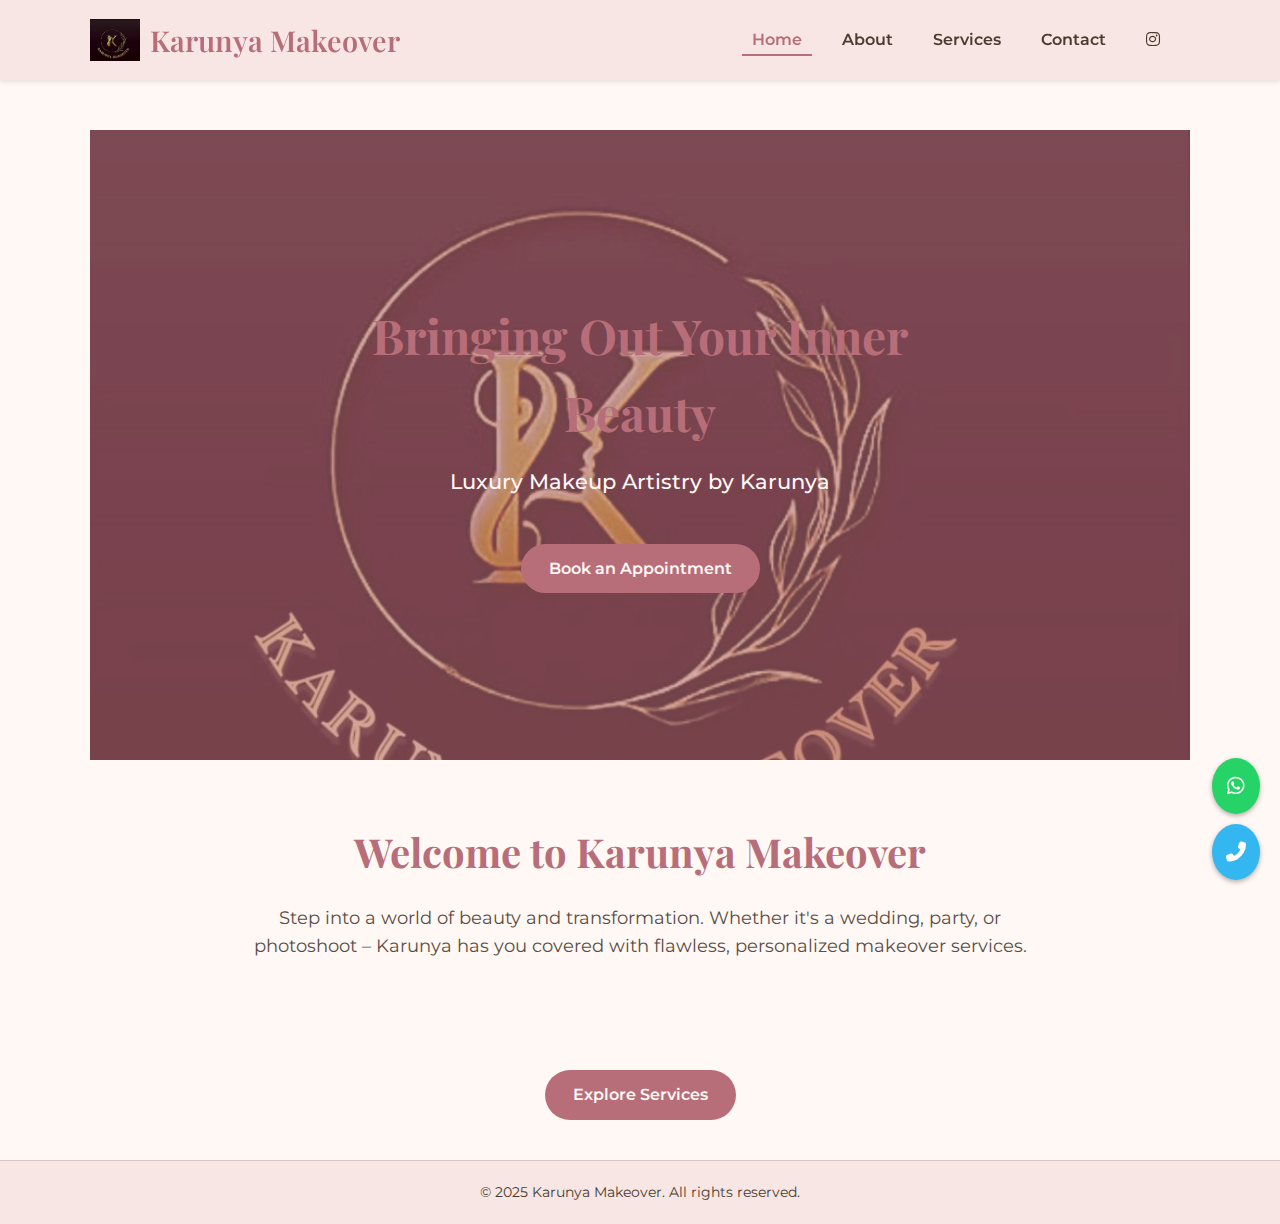
<file: index.html>
<!DOCTYPE html>
<html lang="en">
<head>
  <meta charset="UTF-8" />
  <meta name="viewport" content="width=device-width, initial-scale=1.0"/>
  <title>Karunya Makeover</title>
  <link rel="stylesheet" href="style.css" />
  <link href="https://fonts.googleapis.com/css2?family=Playfair+Display:wght@600&family=Montserrat&display=swap" rel="stylesheet"/>
  <link rel="stylesheet" href="https://cdnjs.cloudflare.com/ajax/libs/font-awesome/6.5.0/css/all.min.css"/>
</head>
<body>
  <!-- Navbar -->
  <header>
    <nav class="navbar">
      <div class="logo">
        <img src="makeoverlogo.jpg" alt="Karunya Makeover Logo" />
        <h1>Karunya Makeover</h1>
      </div>
      <ul class="nav-links">
        <li><a href="index.html" class="active">Home</a></li>
        <li><a href="about.html">About</a></li>
        <li><a href="services.html">Services</a></li>
        <li><a href="contact.html">Contact</a></li>
        <li><a href="https://www.instagram.com/karunyas.makeover?igsh=eXZtNWxrcm1xNW9p" target="_blank" rel="noopener noreferrer"><i class="fab fa-instagram"></i></a><li>
      </ul>
    </nav>
  </header>

  <!-- Hero Section -->
  <section class="hero">
    <div class="hero-text">
      <h2>Bringing Out Your Inner Beauty</h2>
      <p>Luxury Makeup Artistry by Karunya</p>
      <a href="contact.html" class="btn">Book an Appointment</a>
    </div>
  </section>

  <!-- Quick Intro -->
  <section class="intro">
    <h2>Welcome to Karunya Makeover</h2>
    <p>Step into a world of beauty and transformation. Whether it's a wedding, party, or photoshoot – Karunya has you covered with flawless, personalized makeover services.</p>
  </section>
 <div class="servicesbtn">
    <a href="services.html" class="btn">Explore Services</a>
 </div>

  <div class="floating-buttons">
  <a href="https://wa.me/9342738611" class="whatsapp-float" target="_blank" rel="noopener noreferrer">
    <i class="fab fa-whatsapp"></i>
  </a>
  <a href="tel:+9342738611" class="call-float">
    <i class="fas fa-phone-alt"></i>
  </a>
  </div> 
  
  <!-- Footer -->
  <footer>
    <p>&copy; 2025 Karunya Makeover. All rights reserved.</p>
  </footer>
</body>
</html>
</file>
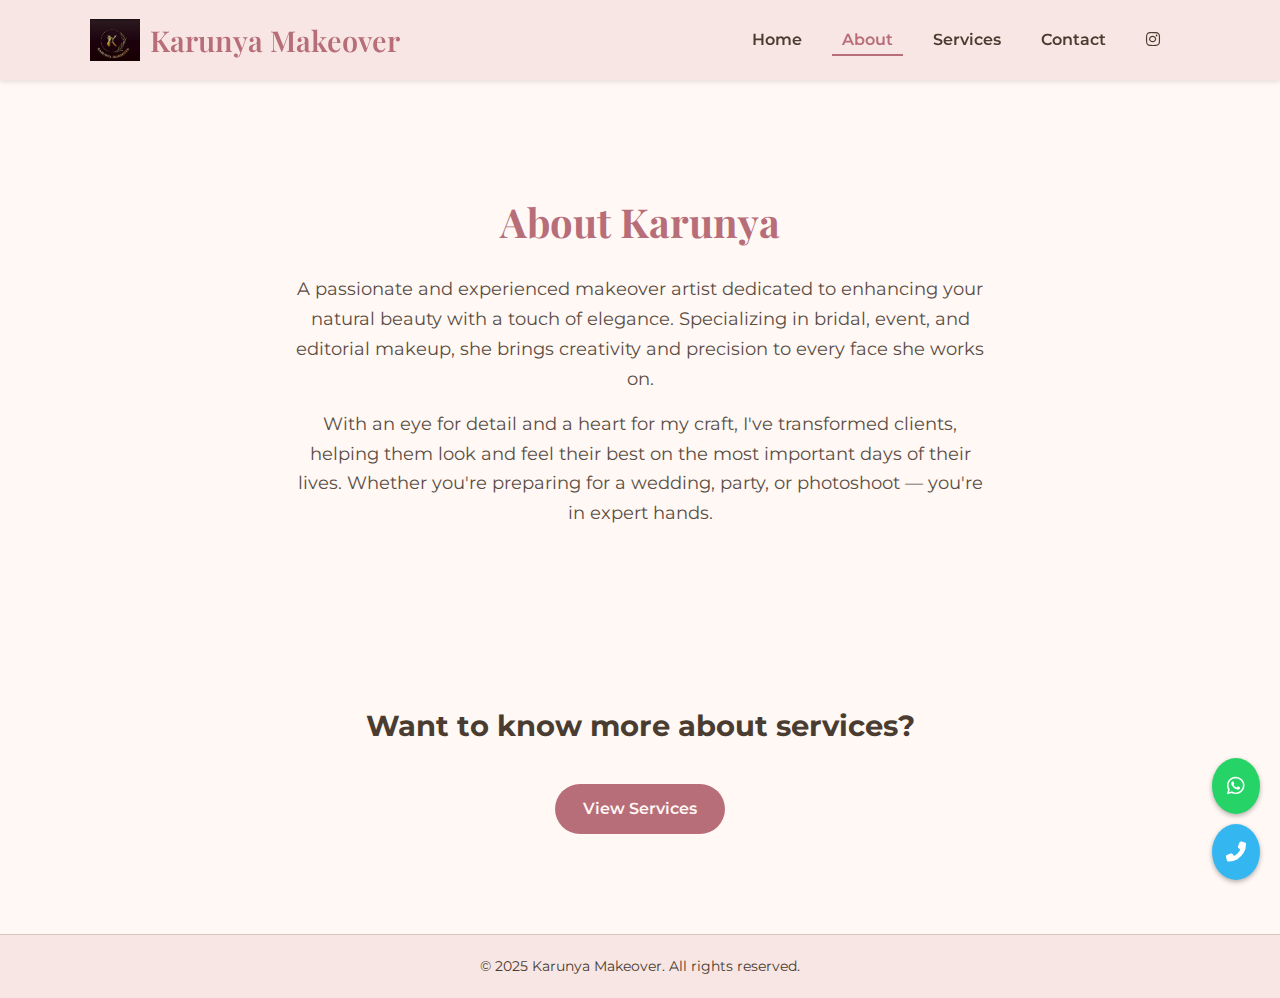
<file: about.html>
<!DOCTYPE html>
<html lang="en">
<head>
  <meta charset="UTF-8" />
  <meta name="viewport" content="width=device-width, initial-scale=1.0"/>
  <title>About - Karunya Makeover</title>
  <link rel="stylesheet" href="style.css" />
  <link href="https://fonts.googleapis.com/css2?family=Playfair+Display:wght@600&family=Montserrat&display=swap" rel="stylesheet"/>
  <link rel="stylesheet" href="https://cdnjs.cloudflare.com/ajax/libs/font-awesome/6.5.0/css/all.min.css"/>
</head>
<body>
  <!-- Navbar -->
  <header>
    <nav class="navbar">
      <div class="logo">
        <img src="makeoverlogo.jpg" alt="Karunya Makeover Logo" />
        <h1>Karunya Makeover</h1>
      </div>
      <ul class="nav-links">
        <li><a href="index.html">Home</a></li>
        <li><a href="about.html" class="active">About</a></li>
        <li><a href="services.html">Services</a></li>
        <li><a href="contact.html">Contact</a></li>
        <li><a href="https://www.instagram.com/karunya_makeover/" target="_blank" rel="noopener noreferrer"><i class="fab fa-instagram"></i></a><li>
      </ul>
    </nav>
  </header>

  <!-- About Section -->
  <section class="about">
    <h2>About Karunya</h2>
    <div class="about-content">
      <p>A passionate and experienced makeover artist dedicated to enhancing your natural beauty with a touch of elegance. Specializing in bridal, event, and editorial makeup, she brings creativity and precision to every face she works on.</p>
      <p>With an eye for detail and a heart for my craft, I've transformed  clients, helping them look and feel their best on the most important days of their lives. Whether you're preparing for a wedding, party, or photoshoot — you're in expert hands.</p>
    </div>
  </section>

  <!-- Call to Action -->
  <section class="cta">
    <h3>Want to know more about services?</h3>
    <a href="services.html" class="btn">View Services</a>
  </section>

  <div class="floating-buttons">
  <a href="https://wa.me/9342738611" class="whatsapp-float" target="_blank" rel="noopener noreferrer">
    <i class="fab fa-whatsapp"></i>
  </a>
  <a href="tel:+9342738611" class="call-float">
    <i class="fas fa-phone-alt"></i>
  </a>
</div>


  <!-- Footer -->
  <footer>
    <p>&copy; 2025 Karunya Makeover. All rights reserved.</p>
  </footer>
</body>
</html>
</file>
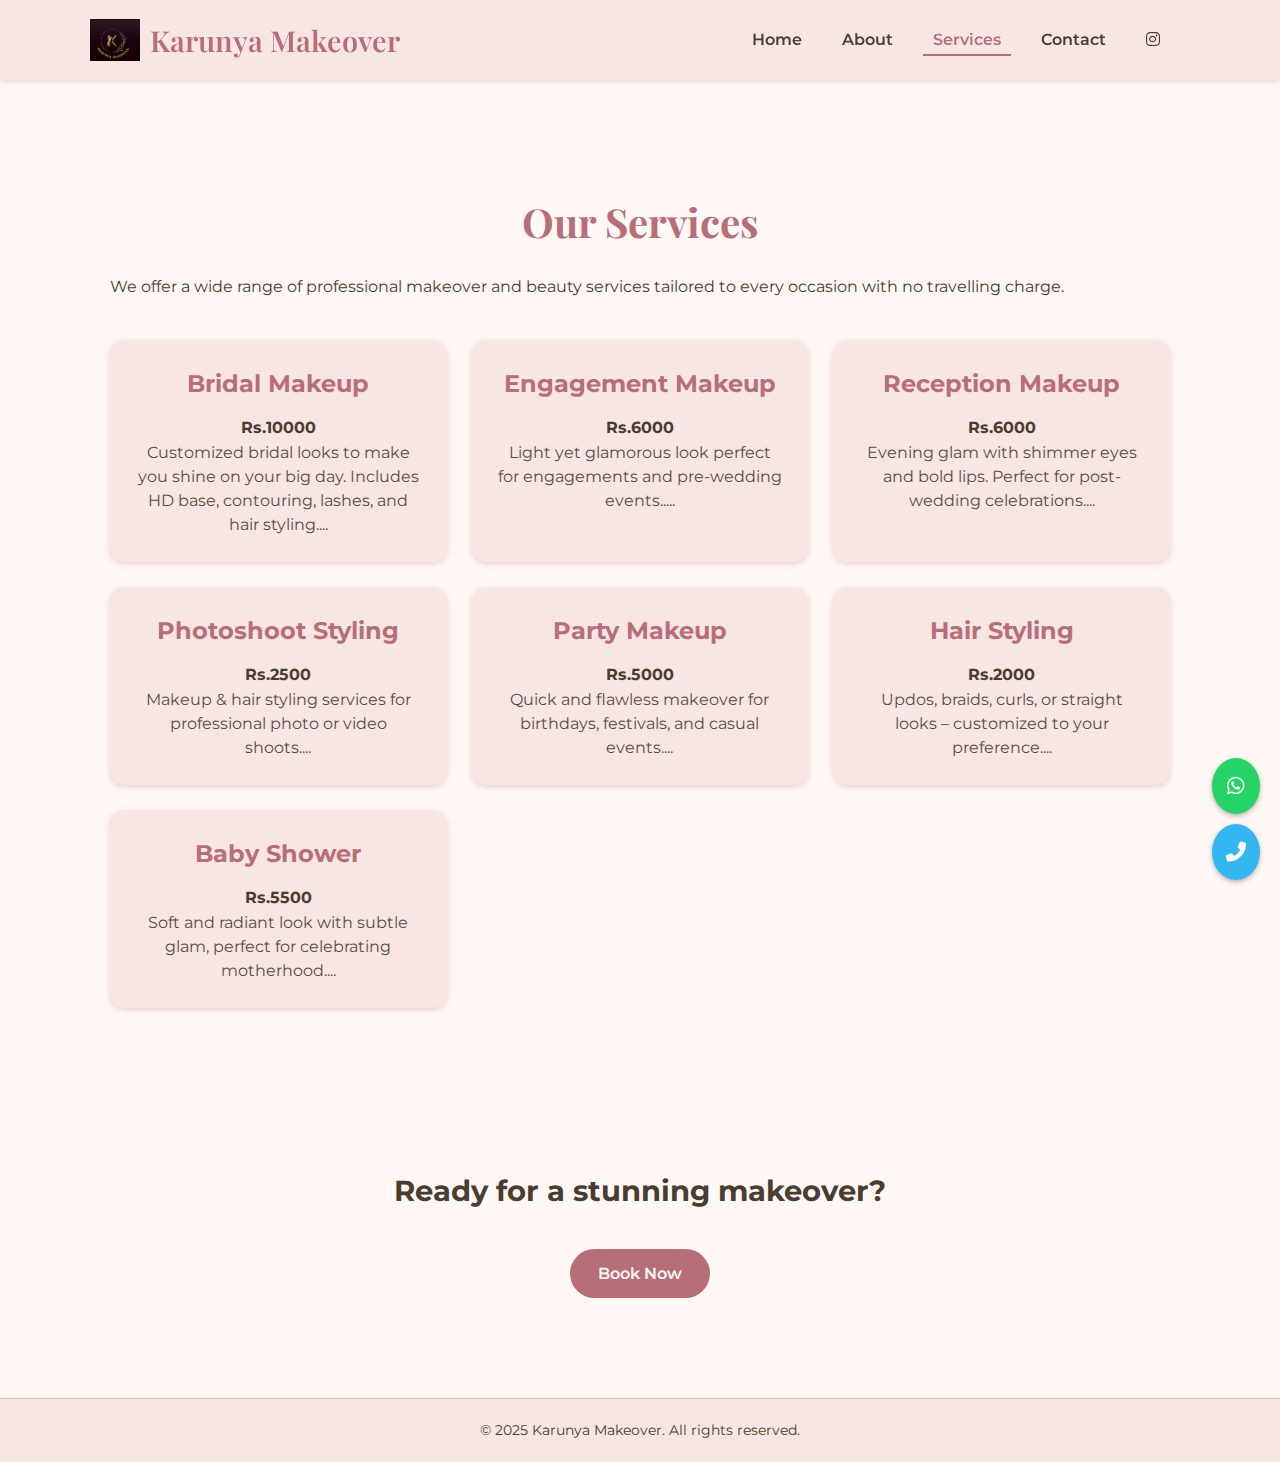
<file: services.html>
<!DOCTYPE html>
<html lang="en">
<head>
  <meta charset="UTF-8" />
  <meta name="viewport" content="width=device-width, initial-scale=1.0"/>
  <title>Services - Karunya Makeover</title>
  <link rel="stylesheet" href="style.css" />
  <link href="https://fonts.googleapis.com/css2?family=Playfair+Display:wght@600&family=Montserrat&display=swap" rel="stylesheet"/>
  <link rel="stylesheet" href="https://cdnjs.cloudflare.com/ajax/libs/font-awesome/6.5.0/css/all.min.css"/>
</head>
<body>
  <!-- Navbar -->
  <header>
    <nav class="navbar">
      <div class="logo">
        <img src="makeoverlogo.jpg" alt="Karunya Makeover Logo" />
        <h1>Karunya Makeover</h1>
      </div>
      <ul class="nav-links">
        <li><a href="index.html">Home</a></li>
        <li><a href="about.html">About</a></li>
        <li><a href="services.html" class="active">Services</a></li>
        <li><a href="contact.html">Contact</a></li>
        <li><a href="https://www.instagram.com/karunya_makeover/" target="_blank" rel="noopener noreferrer"><i class="fab fa-instagram"></i></a><li>
      </ul>
    </nav>
  </header>

  <!-- Services Section -->
  <section class="services">
    <h2>Our Services</h2>
    <p>We offer a wide range of professional makeover and beauty services tailored to every occasion with no travelling charge.</p>

    <div class="service-grid">

      <div class="service-card" onclick="openModal('Bridal Makeup', 'Customized bridal looks to make you shine on your big day. Includes HD base, contouring, lashes, and hair styling.Bridal makeup is a specialized, high-quality look designed to last for hours, enhancing a  natural beauty for the wedding day ')">
        <h3>Bridal Makeup</h3>
        <h4>Rs.10000</h4>
        <p>Customized bridal looks to make you shine on your big day. Includes HD base, contouring, lashes, and hair styling....</p>
    </div>

      <div class="service-card" onclick="openModal('Engagement Makeup', 'Provides a polished, radiant look that bridges the gap between casual party makeup and a heavier bridal look, focusing on enhancing features with a healthy glow and a natural finish that lasts through the event.')">
        <h3>Engagement Makeup</h3>
        <h4>Rs.6000</h4>
        <p>Light yet glamorous look perfect for engagements and pre-wedding events.....</p>
      </div>

       <div class="service-card" onclick="openModal('Reception Makeup', 'Reception makeup creates a flawless, long-lasting look designed to withstand a festive event, featuring high-quality, long-wear products, a well-prepped base, and techniques like airbrushing or HD makeup for a perfected finish.')">
        <h3>Reception Makeup</h3>
        <h4>Rs.6000</h4>
        <p>Evening glam with shimmer eyes and bold lips. Perfect for post-wedding celebrations....</p>
      </div>

       <div class="service-card" onclick="openModal('Photoshoot Styling', 'Photoshoot styling involves creating a cohesive and compelling visual story by coordinating outfits, choosing complementary backdrops and props, and defining a color palette that aligns with the shoots overall theme or mood.')">
        <h3>Photoshoot Styling</h3>
        <h4>Rs.2500</h4>
        <p>Makeup & hair styling services for professional photo or video shoots....</p>
      </div>

       <div class="service-card" onclick="openModal('Party Makeup', 'Party makeup creates a polished, glamorous look for special occasions by elevating your everyday makeup routine, focusing on a flawless base, defined eyes and features, and long-lasting products.')">
        <h3>Party Makeup</h3>
        <h4>Rs.5000</h4>
        <p>Quick and flawless makeover for birthdays, festivals, and casual events....</p>
      </div>

       <div class="service-card" onclick="openModal('Hairstyling', 'Hairstyling is the art and practice of arranging, cutting, and coloring hair to achieve a desired look, often using tools like scissors, combs, and styling products. It encompasses various techniques such as blow-drying, curling, straightening, braiding, and updos, adapting to different hair types, lengths, and textures.')">
        <h3>Hair Styling</h3>
        <h4>Rs.2000</h4>
        <p>Updos, braids, curls, or straight looks – customized to your preference....</p>
      </div>

       <div class="service-card" onclick="openModal('Baby Shower', 'Baby shower makeup focuses on a radiant, natural look by starting with a good skincare routine, applying a lightweight foundation, and using concealer where needed.')">
        <h3>Baby Shower</h3>
        <h4>Rs.5500</h4>
        <p>Soft and radiant look with subtle glam, perfect for celebrating motherhood....</p>
       </div>
       
    </div>
  </section>

  <!-- Call to Action -->
  <section class="cta">
    <h3>Ready for a stunning makeover?</h3>
    <a href="contact.html" class="btn">Book Now</a>
  </section>
 
  <!-- Modal -->
<div id="popupModal" class="modal">
  <div class="modal-content">
    <span class="close" onclick="closeModal()">&times;</span>
    <h2 id="modalTitle"></h2>
    <p id="modalDescription"></p>
  </div>
</div>

<script>
  function openModal(title, description) {
    document.getElementById('modalTitle').innerText = title;
    document.getElementById('modalDescription').innerText = description;
    document.getElementById('popupModal').style.display = 'block';
  }

  function closeModal() {
    document.getElementById('popupModal').style.display = 'none';
  }

  window.onclick = function(event) {
    const modal = document.getElementById('popupModal');
    if (event.target === modal) {
      closeModal();
    }
  }
</script>

<div class="floating-buttons">
  <a href="https://wa.me/9342738611" class="whatsapp-float" target="_blank" rel="noopener noreferrer">
    <i class="fab fa-whatsapp"></i>
  </a>
  <a href="tel:+9342738611" class="call-float">
    <i class="fas fa-phone-alt"></i>
  </a>
</div>

  <!-- Footer -->
  <footer>
    <p>&copy; 2025 Karunya Makeover. All rights reserved.</p>
  </footer>
</body>
</html>
</file>
<file: style.css>
/* Reset & Base */
* {
  box-sizing: border-box;
  margin: 0;
  padding: 0;
  font-family: 'Montserrat', sans-serif;
}

body {
  background-color: #fff8f5;
  color: #4a3c31;
  line-height: 1.6;
  font-size: 16px;
}

.floating-buttons {
  position: fixed;
  bottom: 20px;
  right: 20px;
  display: flex;
  flex-direction: column;
  gap: 10px;
  z-index: 1000;
}

.floating-buttons a {
  background-color: #25D366; /* WhatsApp green */
  color: white;
  padding: 12px 14px;
  border-radius: 50%;
  font-size: 20px;
  text-align: center;
  box-shadow: 0 2px 5px rgba(0,0,0,0.3);
  transition: background-color 0.3s;
}

.floating-buttons a.call-float {
  background-color: #34b7f1; /* Call blue */
}

.floating-buttons a:hover {
  background-color: #128c7e;
}

/* Navbar */
.navbar {
  display: flex;
  justify-content: space-between;
  align-items: center;
  background: #f7e6e3; /* soft blush */
  padding: 15px 90px;
  margin-bottom: 50px;
  box-shadow: 0 2px 5px rgba(0,0,0,0.1);
  position: sticky;
  top: 0;
  z-index: 100;
}

.logo {
  display: flex;
  align-items: center;
}

.logo img {
  width: 50px;
  height: 50px;
  margin-right: 10px;
  object-fit: contain;
}

.logo h1 {
  font-family: 'Playfair Display', serif;
  font-weight: 600;
  color: #b76e79; /* rose gold */
  font-size: 1.8rem;
}

.nav-links {
  list-style: none;
  display: flex;
  gap: 20px;
}

.nav-links li a {
  color: #4a3c31;
  text-decoration: none;
  font-weight: 600;
  padding: 5px 10px;
  transition: color 0.3s ease;
}

.nav-links li a:hover,
.nav-links li a.active {
  color: #b76e79; /* rose gold */
  border-bottom: 2px solid #b76e79;
}

/* Hero Section */
.hero {
  background: url('makeoverlogo.jpg') no-repeat center center/cover;
  height: 70vh;
  display: flex;
  justify-content: center;
  align-items: center;
  text-align: center;
  color: #fff8f5;
  position: relative;
  padding: 50px 20px;
}

.hero::after {
  content: "";
  position: absolute;
  inset: 0;
  background-color: rgba(183,110,121, 0.6); /* rose gold overlay */
  z-index: 0;
}

.hero-text {
  position: relative;
  z-index: 1;
  max-width: 600px;
}

.hero-text h2 {
  font-family: 'Playfair Display', serif;
  font-size: 3rem;
  margin-bottom: 15px;
}

.hero-text p {
  font-size: 1.3rem;
  margin-bottom: 25px;
  font-weight: 500;
}

.btn {
  background-color: #b76e79; /* rose gold */
  color: #fff8f5;
  padding: 12px 28px;
  font-weight: 600;
  border: none;
  border-radius: 30px;
  cursor: pointer;
  text-decoration: none;
  display: inline-block;
  transition: background-color 0.3s ease;
  margin: 20px auto 0 auto;
}

.btn:hover {
  background-color: #a05a64;
}

/* Sections */
section {
  padding: 60px 20px;
  max-width: 1100px;
  margin: 0 auto;
}

h2 {
  font-family: 'Playfair Display', serif;
  color: #b76e79;
  font-size: 2.5rem;
  margin-bottom: 20px;
  text-align: center;
}

/* Intro */
.intro p {
  max-width: 800px;
  margin: 0 auto 30px;
  text-align: center;
  font-size: 1.1rem;
  color: #5a4d43;
}

.servicesbtn {
  display: flex;
}

/* About */
.about-content p {
  max-width: 700px;
  margin: 15px auto;
  font-size: 1.1rem;
  color: #5a4d43;
  line-height: 1.7;
  text-align: center;
}

/* Call to Action Section */
.cta {
  text-align: center;
  margin-top: 40px;
}

.cta h3 {
  font-size: 1.8rem;
  color: #4a3c31;
  margin-bottom: 15px;
}

/* Services */
.service-grid {
  display: grid;
  grid-template-columns: repeat(auto-fit, minmax(280px, 1fr));
  gap: 25px;
  margin-top: 40px;
}

.service-card {
  background: #f7e6e3;
  border-radius: 15px;
  padding: 25px;
  box-shadow: 0 2px 6px rgba(183,110,121,0.3);
  text-align: center;
}

.service-card h3 {
  color: #b76e79;
  margin-bottom: 12px;
  font-size: 1.5rem;
}

.service-card p {
  color: #5a4d43;
  font-size: 1rem;
  line-height: 1.5;
}

/* Modal */
.modal {
  display: none;
  position: fixed;
  z-index: 1000;
  left: 0;
  top: 0;
  width: 100%;
  height: 100%;
  background-color: rgba(0, 0, 0, 0.6);
}

.modal-content {
  background-color: #fff;
  margin: 10% auto;
  padding: 30px;
  border-radius: 10px;
  width: 60%;
  max-width: 600px;
  position: relative;
  box-shadow: 0 2px 10px rgba(0,0,0,0.25);
}

.modal-content h2 {
  margin-top: 0;
}

.close {
  color: #aaa;
  position: absolute;
  top: 15px;
  right: 20px;
  font-size: 24px;
  font-weight: bold;
  cursor: pointer;
}

.close:hover {
  color: #000;
}

/* Contact */
.contact form {
  max-width: 600px;
  margin: 20px auto 40px;
  display: flex;
  flex-direction: column;
  gap: 15px;
}

.contact p {
  text-align: center;
}

.contact input,
.contact textarea {
  padding: 12px 15px;
  border: 1px solid #d9c6c3;
  border-radius: 8px;
  font-size: 1rem;
  font-family: 'Montserrat', sans-serif;
  resize: vertical;
}

.contact button {
  width: 150px;
  align-self: center;
  background-color: #b76e79;
  color: #fff8f5;
  padding: 12px 0;
  border: none;
  border-radius: 30px;
  font-weight: 600;
  cursor: pointer;
  transition: background-color 0.3s ease;
}

.contact button:hover {
  background-color: #a05a64;
}

.social-links {
  text-align: center;
}

.social-links h3 {
  margin-bottom: 10px;
  color: #4a3c31;
}

.social-links .btn {
  background-color: #b76e79;
  padding: 10px 20px;
  font-weight: 600;
  border-radius: 30px;
  text-decoration: none;
  color: #fff8f5;
  display: inline-block;
  transition: background-color 0.3s ease;
}

.social-links .btn:hover {
  background-color: #a05a64;
}

/* Footer */
footer {
  background-color: #f7e6e3;
  text-align: center;
  padding: 20px 10px;
  color: #4a3c31;
  font-size: 0.9rem;
  border-top: 1px solid #d9c6c3;
  margin-top: 40px;
}

/* Responsive */

/* For small devices / phones */
@media (max-width: 600px) {
  .navbar {
    padding: 10px 20px;
  }
  .nav-links {
    flex-direction: column;
    gap: 10px;
  }
  .nav-links li a {
    padding: 8px;
  }
  .hero {
    height: 50vh;
  }
  .hero-text h2 {
    font-size: 2rem;
  }
  .hero-text p {
    font-size: 1rem;
  }
  .btn {
    padding: 10px 20px;
    font-size: 0.9rem;
  }
  section {
    padding: 40px 15px;
  }
  h2 {
    font-size: 2rem;
  }
  .intro p, .about-content p {
    font-size: 1rem;
  }
  .service-card {
    padding: 20px;
  }
  .contact form {
    width: 100%;
    padding: 0 10px;
  }
  .modal-content {
    width: 90%;
    margin: 5% auto;
    padding: 20px;
  }
}

/* For tablets / medium devices */
@media (min-width: 601px) and (max-width: 992px) {
  .navbar {
    padding: 15px 40px;
  }
  .hero {
    height: 60vh;
  }
  .hero-text h2 {
    font-size: 2.5rem;
  }
  .hero-text p {
    font-size: 1.15rem;
  }
  .btn {
    padding: 11px 24px;
  }
  section {
    padding: 50px 20px;
  }
  h2 {
    font-size: 2.3rem;
  }
  .intro p, .about-content p {
    font-size: 1.05rem;
  }
  .service-card {
    padding: 22px;
  }
  .modal-content {
    width: 80%;
  }
}

/* For desktops / large screens */
@media (min-width: 993px) {
  .navbar {
    padding: 15px 90px;
  }
  /* you can leave most original styles unchanged */
}
</file>
